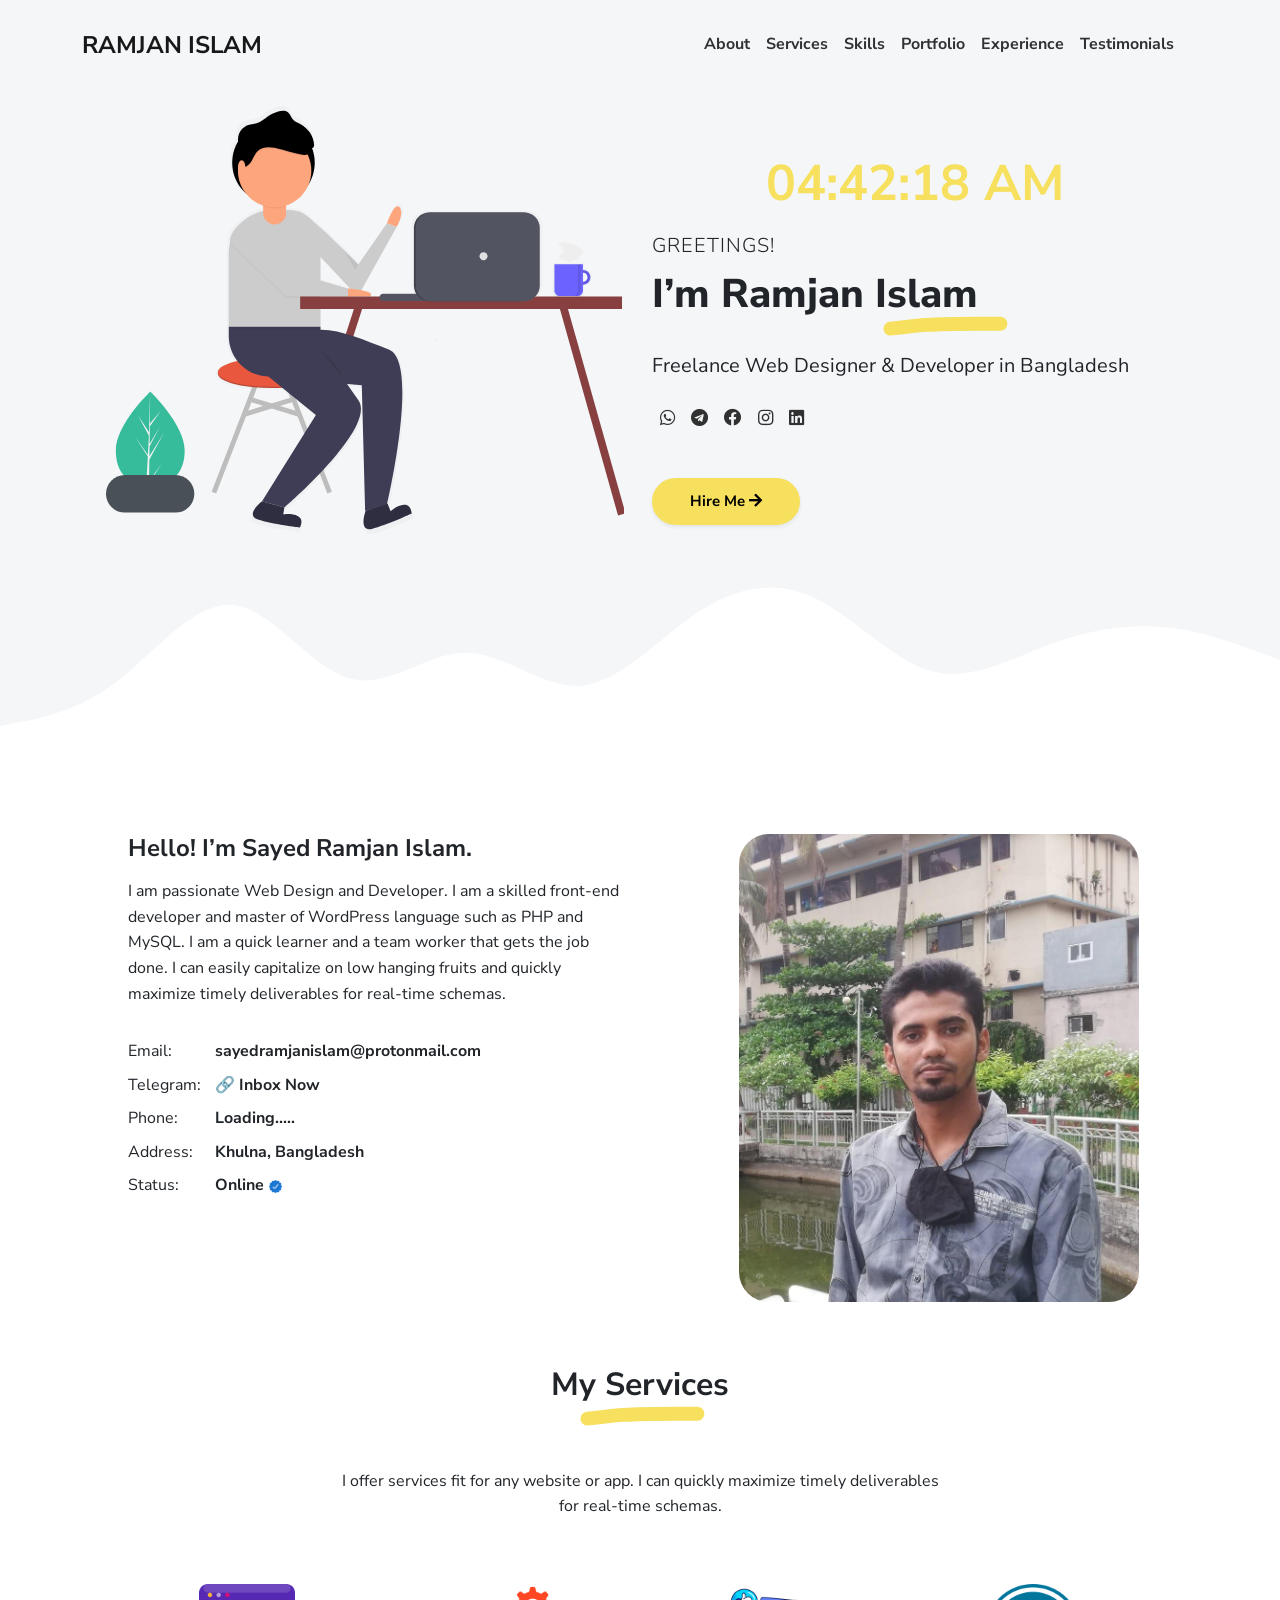
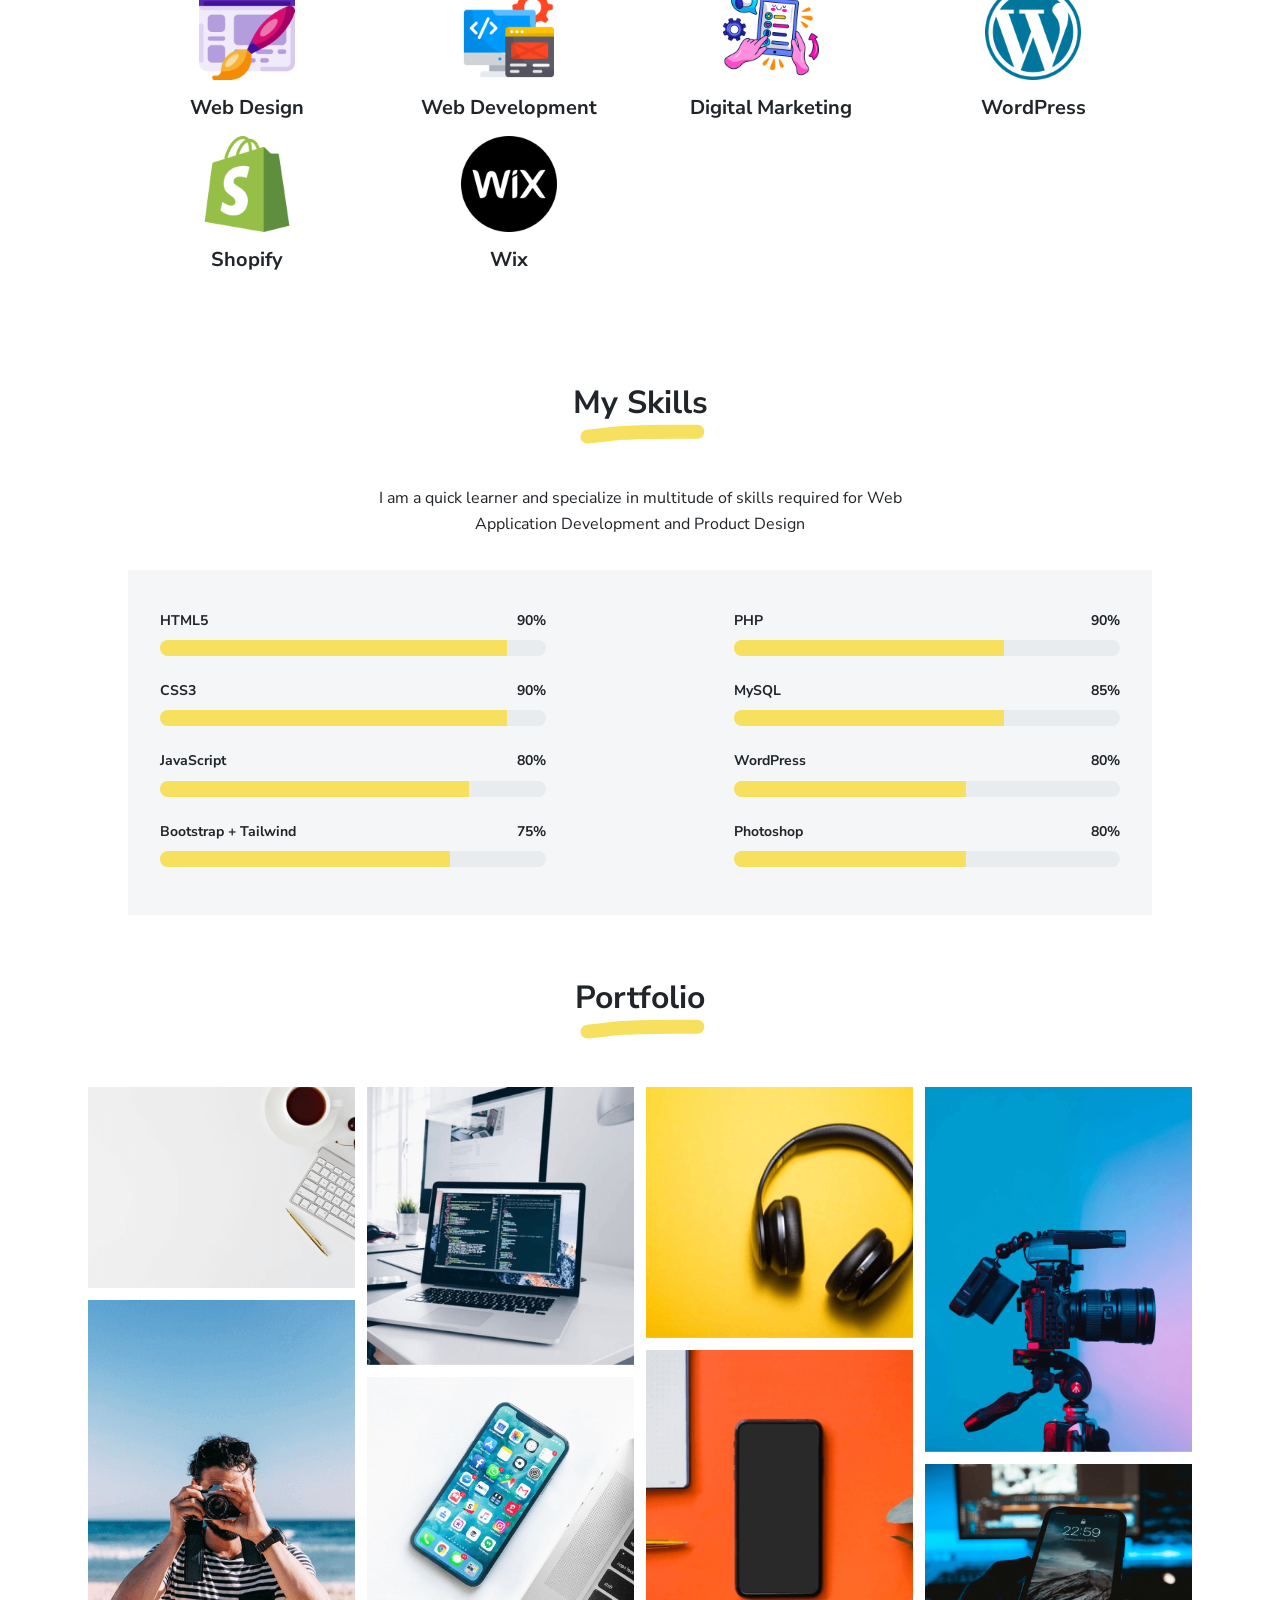
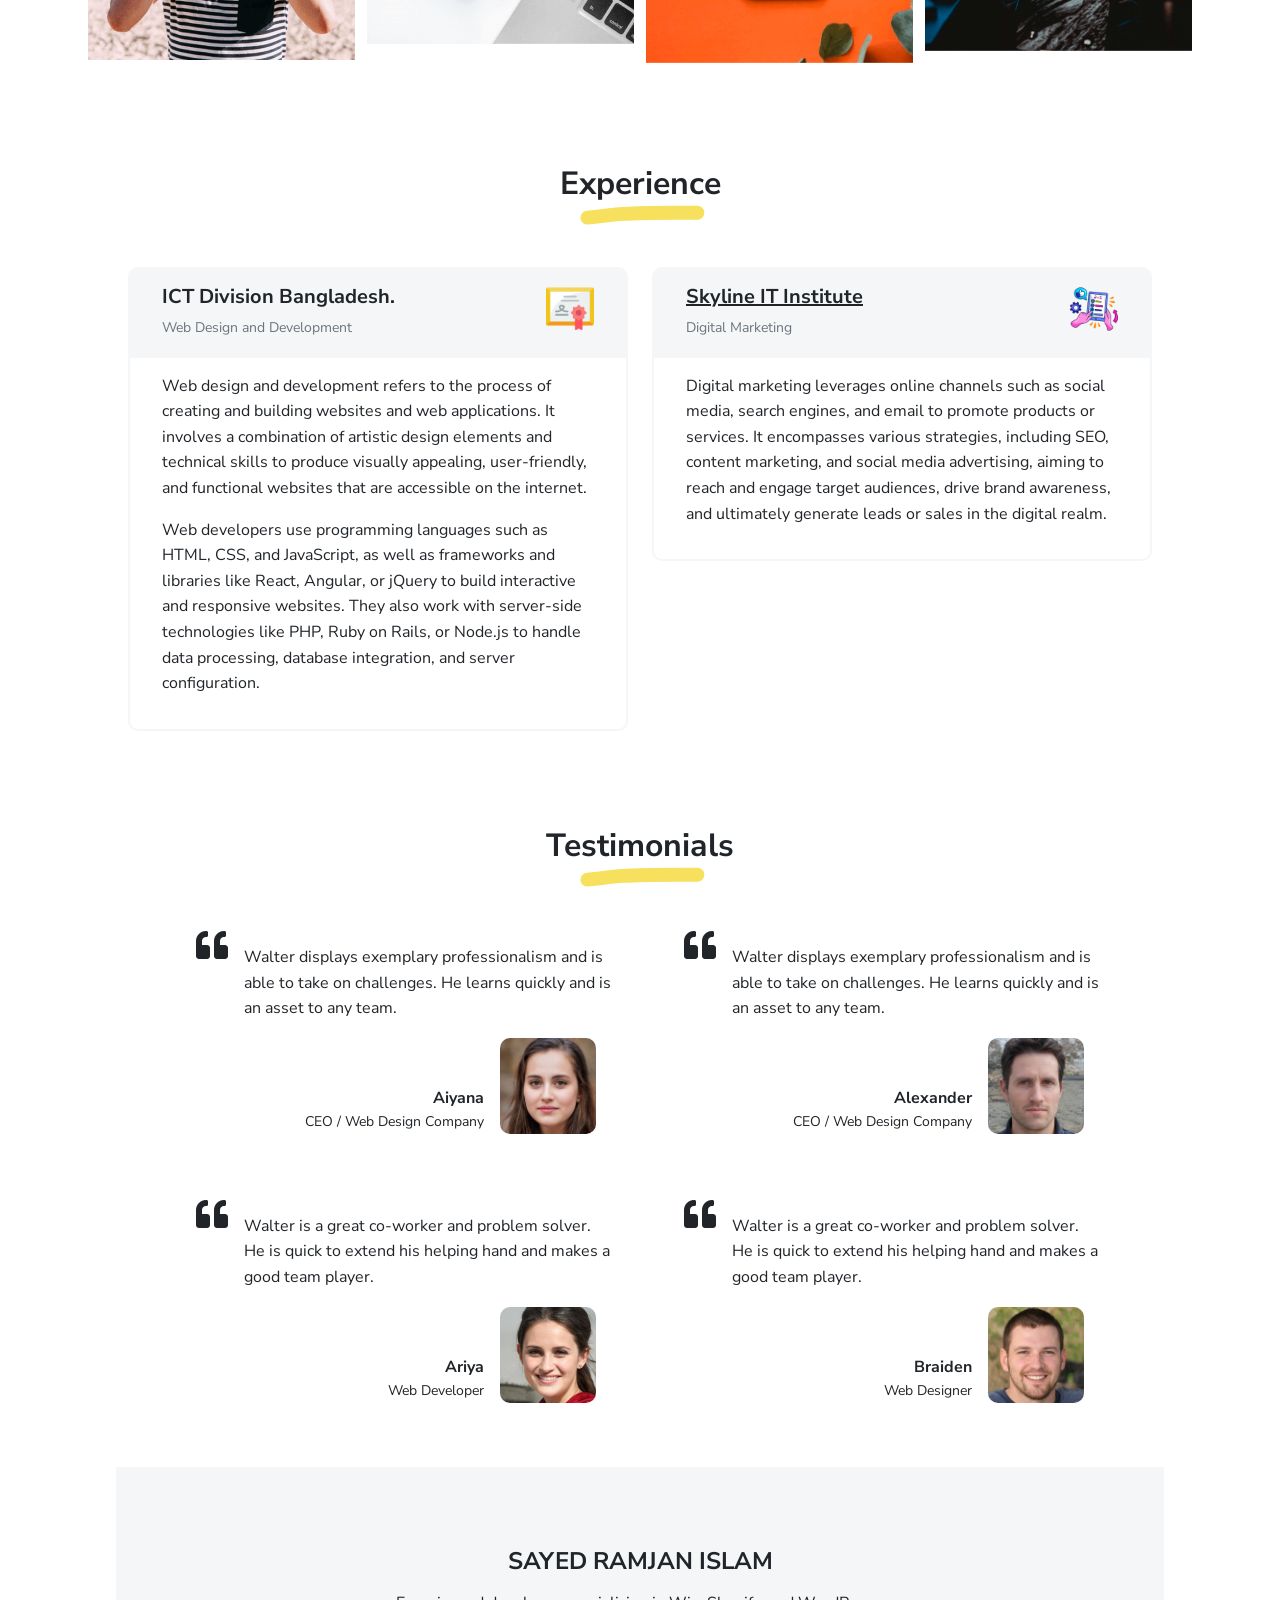
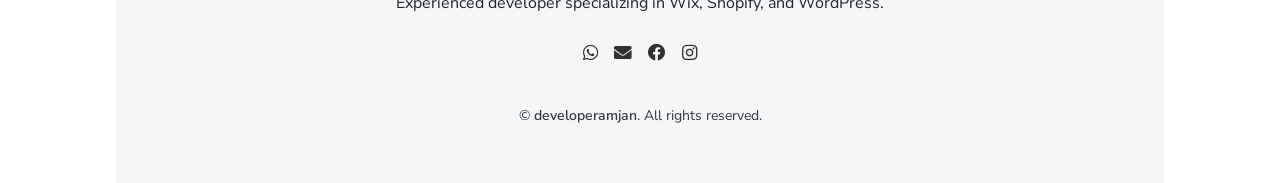
<file: index.html>
<!DOCTYPE html>
<html lang="en-US">
  <head>
    <meta charset="UTF-8">
    <meta http-equiv="X-UA-Compatible" content="IE=edge">
    <meta name="viewport" content="width=device-width, initial-scale=1">
    <title>SAYED RAMJAN ISLAM – Freelance Web Developer in Bangladesh</title>
    <link rel="preconnect" href="https://fonts.gstatic.com" crossorigin="crossorigin"/>
    <link rel="preload" as="style" href="https://fonts.googleapis.com/css2?family=Nunito+Sans:wght@300;400;700;800&amp;display=swap"/>
    <link rel="stylesheet" href="https://fonts.googleapis.com/css2?family=Nunito+Sans:wght@300;400;700;800&amp;display=swap" media="print" onload="this.media='all'"/>
    <noscript>
      <link rel="stylesheet" href="https://fonts.googleapis.com/css2?family=Nunito+Sans:wght@300;400;700;800&amp;display=swap"/>
    </noscript>
    <link href="./css/font-awesome/css/all.min.css?ver=1.2.0" rel="stylesheet">
    <link href="./css/bootstrap-icons/bootstrap-icons.css?ver=1.2.0" rel="stylesheet">
    <link href="./css/bootstrap.min.css?ver=1.2.0" rel="stylesheet">
    <link href="./css/aos.css?ver=1.2.0" rel="stylesheet">
    <link href="./css/main.css?ver=1.2.0" rel="stylesheet">
    <noscript>
      <style type="text/css">
        [data-aos] {
            opacity: 1 !important;
            transform: translate(0) scale(1) !important;
        }
      </style>
    </noscript>
  </head>
  <body id="top">
    <header class="bg-light">
      <nav class="navbar navbar-expand-lg navbar-light bg-light" id="header-nav" role="navigation">
        <div class="container"><a class="link-dark navbar-brand site-title mb-0" href="https://developeramjan.github.io/developer-profile/"> RAMJAN ISLAM </a>
          <button class="navbar-toggler" type="button" data-bs-toggle="collapse" data-bs-target="#navbarSupportedContent" aria-controls="navbarSupportedContent" aria-expanded="false" aria-label="Toggle navigation"><span class="navbar-toggler-icon"></span></button>
          <div class="collapse navbar-collapse" id="navbarSupportedContent">
            <ul class="navbar-nav ms-auto me-2">
              <li class="nav-item"><a class="nav-link" href="#about">About</a></li>
              <li class="nav-item"><a class="nav-link" href="#services">Services</a></li>
              <li class="nav-item"><a class="nav-link" href="#skills">Skills</a></li>
              <li class="nav-item"><a class="nav-link" href="#portfolio">Portfolio</a></li>
              <li class="nav-item"><a class="nav-link" href="#experience">Experience</a></li>
              <li class="nav-item"><a class="nav-link" href="#testimonials">Testimonials</a></li>
            </ul>
          </div>
        </div>
      </nav>
    </header>
    <div class="page-content">
      <div id="content">
<header>
  <div class="cover bg-light">
    <div class="container px-3">
      <div class="row">
        <div class="col-lg-6 p-2"><img class="img-fluid" src="images/illustrations/hello3.svg" alt="hello"/></div>
        <div class="col-lg-6">
          <div class="mt-5">
            <div>
<style>
    .clock 
    {
      font-size: 50px;
      font-weight: bold;
      color: #F6E05E; 
      text-align: center;
    }
</style>
    <div class="container">
      <div class="row">
        <div class="col-md-12">
          <h1 class="clock" id="clock"></h1>
        </div>
      </div>
    </div>
<script>
    function updateTime() 
  {
    var now = new Date();
    var hours = now.getHours();
    var minutes = now.getMinutes();
    var seconds = now.getSeconds();
            
      var meridiem = "AM";
        if (hours >= 12) 
        { 
          meridiem = "PM";
        }
            
      hours = hours % 12;
      hours = hours ? hours : 12; 
      
      // Convert 0 to 12
            
      hours = hours < 10 ? "0" + hours : hours;
      minutes = minutes < 10 ? "0" + minutes : minutes;
      seconds = seconds < 10 ? "0" + seconds : seconds;
            
      var timeString = hours + ":" + minutes + ":" + seconds + " " + meridiem;
      document.getElementById("clock").innerHTML = timeString;
  }
            
      // Update time every second
          setInterval(updateTime, 1000);
</script>



            </div>
            <p class="lead text-uppercase mb-1"> Greetings! </p>
            <h1 class="intro-title marker" data-aos="fade-left" data-aos-delay="50">I’m Ramjan Islam</h1>
            <p class="lead fw-normal mt-3" data-aos="fade-up" data-aos-delay="100"> Freelance Web Designer & Developer in Bangladesh </p>
            <div class="social-nav" data-aos="fade-up" data-aos-delay="200">
              <nav role="navigation">
                <ul class="nav justify-content-left">
                  <li class="nav-item"><a class="nav-link" href="#" title="WhatsApp"><i class="fab fa-whatsapp"></i><span class="menu-title sr-only">WhatsApp</span></a></li>
                  <li class="nav-item"><a class="nav-link" href="#" title="Telegram"><i class="fab fa-telegram"></i><span class="menu-title sr-only">Telegram</span></a></li>
                  <li class="nav-item"><a class="nav-link" href="https://www.facebook.com/developeramjan" title="Facebook"><i class="fab fa-facebook"></i><span class="menu-title sr-only">Facebook</span></a></li>
                  <li class="nav-item"><a class="nav-link" href="https://www.instagram.com/developeramjan" title="Instagram"><i class="fab fa-instagram"></i><span class="menu-title sr-only">instagram</span></a></li>
                  <li class="nav-item"><a class="nav-link" href="https://www.linkedin.com/in/sayed-ramjan-islam/" title="Linkedin"><i class="fab fa-linkedin"></i><span class="menu-title sr-only">linkedin</span></a></li>
                </ul>
              </nav>
            </div>
            <div class="mt-3" data-aos="fade-up" data-aos-delay="200"><a class="btn btn-primary shadow-sm mt-1 hover-effect" href="https://www.upwork.com/freelancers/~01c423e7b1acbdf68a"> Hire Me <i class="fas fa-arrow-right"></i></a></div>
          </div>
        </div>
      </div>
    </div>
  </div>
  <div class="wave-bg"></div>
</header>
<div class="section pt-4 px-3 px-lg-4" id="about">
  <div class="container-narrow">
    <div class="row">
      <div class="col-md-6">
        <h2 class="h4 my-2">Hello! I’m Sayed Ramjan Islam.</h2>
        <p>I am passionate Web Design and Developer. I am a skilled front-end developer and master of WordPress language such as PHP and MySQL. I am a quick learner and a team worker that gets the job done. I can easily capitalize on low hanging fruits and quickly maximize timely deliverables for real-time schemas.</p>
        <div class="row mt-3">
          <div class="col-sm-2">
            <div class="pb-1">Email:</div>
          </div>
          <div class="col-sm-10">
            <div class="pb-1 fw-bolder"><a href="mailto:sayedramjanislam@protonmail.com" style="text-decoration: none;"> sayedramjanislam@protonmail.com </a></div>
          </div>
          <div class="col-sm-2">
            <div class="pb-1">Telegram:</div>
          </div>
          <div class="col-sm-10">
            <div class="pb-1 fw-bolder"><a href="#" style="text-decoration: none;"> 🔗 Inbox Now </a></div>
          </div>
          <div class="col-sm-2">
            <div class="pb-1">Phone:</div>
          </div>
          <div class="col-sm-10">
            <div class="pb-1 fw-bolder"><a href="#" style="text-decoration: none;"> Loading..... </a></div>
          </div>
          <div class="col-sm-2">
            <div class="pb-1">Address:</div>
          </div>
          <div class="col-sm-10">
            <div class="pb-1 fw-bolder">Khulna, Bangladesh</div>
          </div>
          <div class="col-sm-2">
            <div class="pb-1">Status:</div>
          </div>
          <div class="col-sm-10">
            <div class="pb-1 fw-bolder">Online <img src="images/success.png" style="width: 15px; height: 15px;"></div>
          </div>
        </div>
      </div>
      <div class="col-md-5 offset-md-1" data-aos="fade-left" data-aos-delay="100"><img class="avatar img-fluid mt-2" src="images/avatar.jpg" width="400" height="400" alt="Ramjan Islam"/></div>
    </div>
  </div>
</div>
<div class="section px-3 px-lg-4 pt-5" id="services">
  <div class="container-narrow">
    <div class="text-center mb-5">
      <h2 class="marker marker-center">My Services</h2>
    </div>
    <div class="text-center">
      <p class="mx-auto mb-3" style="max-width:600px"> I offer services fit for any website or app. I can quickly maximize timely deliverables for real-time schemas.</p>
    </div>
    <div class="row py-3">
      <div class="col-md-3 text-center" data-aos="fade-up" data-aos-delay="100"><img class="mb-2" src="images/services/web-design.png" width="96" height="96" alt="web design"/>
        <div class="h5">Web Design</div>
      </div>
      <div class="col-md-3 text-center" data-aos="fade-up" data-aos-delay="200"><img class="mb-2" src="images/services/web-development.png" width="96" height="96" alt="web development"/>
        <div class="h5">Web Development</div>
      </div>
      <div class="col-md-3 text-center" data-aos="fade-up" data-aos-delay="300"><img class="mb-2" src="images/services/digital-marketing.png" width="96" height="96" alt="digital marketing"/>
        <div class="h5">Digital Marketing</div>
      </div>
      <div class="col-md-3 text-center" data-aos="fade-up" data-aos-delay="400"><img class="mb-2" src="images/services/wordpress.png" width="96" height="96" alt="digital marketing"/>
        <div class="h5">WordPress</div>
      </div>
      <div class="col-md-3 text-center" data-aos="fade-up" data-aos-delay="500"><img class="mb-2" src="images/services/shopify.png" width="96" height="96" alt="Shopify"/>
        <div class="h5">Shopify</div>
      </div>
      <div class="col-md-3 text-center" data-aos="fade-up" data-aos-delay="600"><img class="mb-2" src="images/services/wix.png" width="96" height="96" alt="Wix"/>
        <div class="h5">Wix</div>
      </div>
    </div>
  </div>
</div>
<div class="section px-3 px-lg-4 pt-5" id="skills">
  <div class="container-narrow">
    <div class="text-center mb-5">
      <h2 class="marker marker-center">My Skills</h2>
    </div>
    <div class="text-center">
      <p class="mx-auto mb-3" style="max-width:600px">I am a quick learner and specialize in multitude of skills required for Web Application Development and Product Design</p>
    </div>
    <div class="bg-light p-3">
      <div class="row">
        <div class="col-md-5">
          <div class="py-1">
            <div class="d-flex text-small fw-bolder"><span class="me-auto">HTML5</span><span>90%</span></div>
            <div class="progress my-1">
              <div class="progress-bar bg-primary" role="progressbar" data-aos="zoom-in-right" data-aos-delay="100" data-aos-anchor=".skills-section" style="width: 90%" aria-valuenow="90" aria-valuemin="0" aria-valuemax="100"></div>
            </div>
          </div>
          <div class="py-1">
            <div class="d-flex text-small fw-bolder"><span class="me-auto">CSS3</span><span>90%</span></div>
            <div class="progress my-1">
              <div class="progress-bar bg-primary" role="progressbar" data-aos="zoom-in-right" data-aos-delay="200" data-aos-anchor=".skills-section" style="width: 90%" aria-valuenow="90" aria-valuemin="0" aria-valuemax="100"></div>
            </div>
          </div>
          <div class="py-1">
            <div class="d-flex text-small fw-bolder"><span class="me-auto">JavaScript</span><span>80%</span></div>
            <div class="progress my-1">
              <div class="progress-bar bg-primary" role="progressbar" data-aos="zoom-in-right" data-aos-delay="300" data-aos-anchor=".skills-section" style="width: 80%" aria-valuenow="80" aria-valuemin="0" aria-valuemax="100"></div>
            </div>
          </div>
          <div class="py-1">
            <div class="d-flex text-small fw-bolder"><span class="me-auto">Bootstrap + Tailwind</span><span>75%</span></div>
            <div class="progress my-1">
              <div class="progress-bar bg-primary" role="progressbar" data-aos="zoom-in-right" data-aos-delay="300" data-aos-anchor=".skills-section" style="width: 75%" aria-valuenow="75" aria-valuemin="0" aria-valuemax="100"></div>
            </div>
          </div>
        </div>
        <div class="col-md-5 offset-md-2">
          <div class="py-1">
            <div class="d-flex text-small fw-bolder"><span class="me-auto">PHP</span><span>90%</span></div>
            <div class="progress my-1">
              <div class="progress-bar bg-primary" role="progressbar" data-aos="zoom-in-right" data-aos-delay="400" data-aos-anchor=".skills-section" style="width: 70%" aria-valuenow="70" aria-valuemin="0" aria-valuemax="100"></div>
            </div>
          </div>
          <div class="py-1">
            <div class="d-flex text-small fw-bolder"><span class="me-auto">MySQL</span><span>85%</span></div>
            <div class="progress my-1">
              <div class="progress-bar bg-primary" role="progressbar" data-aos="zoom-in-right" data-aos-delay="500" data-aos-anchor=".skills-section" style="width: 70%" aria-valuenow="70" aria-valuemin="0" aria-valuemax="100"></div>
            </div>
          </div>
          <div class="py-1">
            <div class="d-flex text-small fw-bolder"><span class="me-auto">WordPress</span><span>80%</span></div>
            <div class="progress my-1">
              <div class="progress-bar bg-primary" role="progressbar" data-aos="zoom-in-right" data-aos-delay="600" data-aos-anchor=".skills-section" style="width: 60%" aria-valuenow="60" aria-valuemin="0" aria-valuemax="100"></div>
            </div>
          </div>
          <div class="py-1">
            <div class="d-flex text-small fw-bolder"><span class="me-auto">Photoshop</span><span>80%</span></div>
            <div class="progress my-1">
              <div class="progress-bar bg-primary" role="progressbar" data-aos="zoom-in-right" data-aos-delay="600" data-aos-anchor=".skills-section" style="width: 60%" aria-valuenow="60" aria-valuemin="0" aria-valuemax="100"></div>
            </div>
          </div>
        </div>
      </div>
    </div>
  </div>
</div>
<div class="section px-2 px-lg-4 pt-5" id="portfolio">
  <div class="container">
    <div class="text-center mb-5">
      <h2 class="marker marker-center">Portfolio </h2>
    </div>
    <div class="grid bp-gallery pb-3" data-aos="zoom-in-up" data-aos-delay="100">
      <div class="grid-sizer"></div>
      <div class="grid-item"><a href="#">
          <figure class="portfolio-item"><img src="images/portfolio/1-small.png" data-bp="images/portfolio/1.jpg"/>
            <figcaption>
              <h4 class="h5 mb-0">Web Design</h4>
              <div>Dribbble.com</div>
            </figcaption>
          </figure></a></div>
      <div class="grid-item"><a href="#">
          <figure class="portfolio-item"><img src="images/portfolio/2-small.png" data-bp="images/portfolio/2.jpg"/>
            <figcaption> 
              <h4 class="h5 mb-0">Web Development</h4>
              <div>GitHub.com</div>
            </figcaption>
          </figure></a></div>
      <div class="grid-item"><a href="#">
          <figure class="portfolio-item"><img src="images/portfolio/3-small.png" data-bp="images/portfolio/3.jpg"/>
            <figcaption> 
              <h4 class="h5 mb-0">Audio Mixing</h4>
              <div>Soundcloud.com</div>
            </figcaption>
          </figure></a></div>
      <div class="grid-item"><a href="#">
          <figure class="portfolio-item"><img src="images/portfolio/4-small.png" data-bp="images/portfolio/4.jpg"/>
            <figcaption>
              <h4 class="h5 mb-0">Video Editing</h4>
              <div>Adobe After Effects</div>
            </figcaption>
          </figure></a></div>
      <div class="grid-item"><a href="#">
          <figure class="portfolio-item"><img src="images/portfolio/5-small.png" data-bp="images/portfolio/5.jpg"/>
            <figcaption>
              <h4 class="h5 mb-0">Photography</h4>
              <div>Adobe Photoshop</div>
            </figcaption>
          </figure></a></div>
      <div class="grid-item"><a href="#">
          <figure class="portfolio-item"><img src="images/portfolio/6-small.png" data-bp="images/portfolio/6.jpg"/>
            <figcaption>
              <h4 class="h5 mb-0">App Development</h4>
              <div>Android</div>
            </figcaption>
          </figure></a></div>
      <div class="grid-item"><a href="#">
          <figure class="portfolio-item"><img src="images/portfolio/7-small.png" data-bp="images/portfolio/7.jpg"/>
            <figcaption>
              <h4 class="h5 mb-0">App Design</h4>
              <div>Flutter</div>
            </figcaption>
          </figure></a></div>
      <div class="grid-item"><a href="#">
          <figure class="portfolio-item"><img src="images/portfolio/8-small.png" data-bp="images/portfolio/8.jpg"/>
            <figcaption>
              <h4 class="h5 mb-0">App Development</h4>
              <div>Flutter</div>
            </figcaption>
          </figure></a></div>
    </div>
  </div>
</div>
<div class="section px-3 px-lg-4 pt-5" id="experience">
  <div class="container-narrow">
    <div class="text-center mb-5">
      <h2 class="marker marker-center">Experience</h2>
    </div>
    <div class="row">
      <div class="col-md-6">
        <div class="card mb-3" data-aos="fade-right" data-aos-delay="100">
          <div class="card-header px-3 py-2">
            <div class="d-flex justify-content-between">
              <div>
                <h3 class="h5 mb-1"><a href="https://ledp.ictd.gov.bd/new/" style="text-decoration: none;">ICT Division Bangladesh.</a></h3>
                <div class="text-muted text-small">Web Design and Development</div>
              </div><a href="https://ledp.ictd.gov.bd/certificate/?regid=206755">
                <img src="images/services/certificate.png" width="48" height="48" alt="ui-ux">
              </a>
            </div>
          </div>
          <div class="card-body px-3 py-2">
            <p>Web design and development refers to the process of creating and building websites and web applications. It involves a combination of artistic design elements and technical skills to produce visually appealing, user-friendly, and functional websites that are accessible on the internet.</p>
            <p>Web developers use programming languages such as HTML, CSS, and JavaScript, as well as frameworks and libraries like React, Angular, or jQuery to build interactive and responsive websites. They also work with server-side technologies like PHP, Ruby on Rails, or Node.js to handle data processing, database integration, and server configuration.</p>
          </div>
        </div>
      </div>
      <div class="col-md-6">
        <div class="card mb-3" data-aos="fade-left" data-aos-delay="300">
          <div class="card-header px-3 py-2">
            <div class="d-flex justify-content-between">
              <div>
                <h3 class="h5 mb-1"><a href="https://skylineitinstitute.com/">Skyline IT Institute</a></h3>
                <div class="text-muted text-small"> Digital Marketing </div>
              </div><img src="images/services/digital-marketing.png" width="48" height="48" alt="digital-marketing"/>
            </div>
          </div>
          <div class="card-body px-3 py-2">
            <p>Digital marketing leverages online channels such as social media, search engines, and email to promote products or services. It encompasses various strategies, including SEO, content marketing, and social media advertising, aiming to reach and engage target audiences, drive brand awareness, and ultimately generate leads or sales in the digital realm.</p>
            <p></p>
          </div>
        </div>
      </div>
<div class="section px-3 px-lg-4 pt-5" id="testimonials">
  <div class="container-narrow">
    <div class="text-center mb-5">
      <h2 class="marker marker-center">Testimonials</h2>
    </div>
    <div class="row"> 
      <div class="col-md-6 mb-5" data-aos="fade-right" data-aos-delay="100">
        <div class="d-flex ms-md-3"><span><i class="fas fa-2x fa-quote-left"></i></span><span class="m-2">Walter displays exemplary professionalism and is able to take on challenges. He learns quickly and is an asset to any team.</span></div>
        <div class="d-flex justify-content-end align-items-end">
          <div class="text-end me-2">
            <div class="fw-bolder">Aiyana</div>
            <div class="text-small">CEO / Web Design Company</div>
          </div><img class="me-md-3 rounded" src="images/testimonials/client1.jpg" width="96" height="96" alt="client 1"/>
        </div>
      </div>
      <div class="col-md-6 mb-5" data-aos="fade-left" data-aos-delay="300">
        <div class="d-flex ms-md-3"><span><i class="fas fa-2x fa-quote-left"></i></span><span class="m-2">Walter displays exemplary professionalism and is able to take on challenges. He learns quickly and is an asset to any team.</span></div>
        <div class="d-flex justify-content-end align-items-end">
          <div class="text-end me-2">
            <div class="fw-bolder">Alexander</div>
            <div class="text-small">CEO / Web Design Company</div>
          </div><img class="me-md-3 rounded" src="images/testimonials/client2.jpg" width="96" height="96" alt="client 1"/>
        </div>
      </div>
      <div class="col-md-6 mb-5" data-aos="fade-right" data-aos-delay="200">
        <div class="d-flex ms-md-3"><span><i class="fas fa-2x fa-quote-left"></i></span><span class="m-2">Walter is a great co-worker and problem solver. He is quick to extend his helping hand and makes a good team player.</span></div>
        <div class="d-flex justify-content-end align-items-end">
          <div class="text-end me-2">
            <div class="fw-bolder">Ariya</div>
            <div class="text-small">Web Developer</div>
          </div><img class="me-md-3 rounded" src="images/testimonials/client3.jpg" width="96" height="96" alt="client 1"/>
        </div>
      </div>
      <div class="col-md-6 mb-5" data-aos="fade-left" data-aos-delay="400">
        <div class="d-flex ms-md-3"><span><i class="fas fa-2x fa-quote-left"></i></span><span class="m-2">Walter is a great co-worker and problem solver. He is quick to extend his helping hand and makes a good team player.</span></div>
        <div class="d-flex justify-content-end align-items-end">
          <div class="text-end me-2">
            <div class="fw-bolder">Braiden</div>
            <div class="text-small">Web Designer</div>
          </div><img class="me-md-3 rounded" src="images/testimonials/client4.jpg" width="96" height="96" alt="client 1"/>
        </div>
      </div>
    </div>
  </div>
</div>

<footer class="pt-4 pb-4 text-center bg-light">
  <div class="container">
    <div class="my-3">
      <div class="h4">SAYED RAMJAN ISLAM</div>
      <p>Experienced developer specializing in Wix, Shopify, and WordPress.</p>
      <div class="social-nav">
        <nav role="navigation">
          <ul class="nav justify-content-center">
            <li class="nav-item"><a class="nav-link" href="#" title="WhatsApp"><i class="fab fa-whatsapp"></i><span class="menu-title sr-only">WhatsApp</span></a></li>
            <li class="nav-item"><a class="nav-link" href="mailto:sayedramjanislam@protonmail.com" title="E-Mail"><i class="fa fa-envelope"></i><span class="menu-title sr-only"> E-Mail </span></a></li>
            <li class="nav-item"><a class="nav-link" href="https://www.facebook.com/developeramjan" title="Facebook"><i class="fab fa-facebook"></i><span class="menu-title sr-only">Facebook</span></a></li>
            <li class="nav-item"><a class="nav-link" href="https://www.instagram.com/developeramjan" title="Instagram"><i class="fab fa-instagram"></i><span class="menu-title sr-only">instagram</span></a></li>
          </ul>
        </nav>
      </div>
    </div>
    <div class="text-small text-secondary">
      <div class="mb-1">&copy; <a style="text-decoration: none;" href="https://www.facebook.com/developeramjan">developeramjan</a>. All rights reserved.</div>
      <div>
        <!--SAYED RAMJAN ISLAM-->
    </div>
  </div>
</footer></div>
    </div>
    <div id="scrolltop"><a class="btn btn-secondary" href="#top"><span class="icon"><i class="fas fa-angle-up fa-x"></i></span></a></div>
    <script src="./scripts/imagesloaded.pkgd.min.js?ver=1.2.0"></script>
    <script src="./scripts/masonry.pkgd.min.js?ver=1.2.0"></script>
    <script src="./scripts/BigPicture.min.js?ver=1.2.0"></script>
    <script src="./scripts/purecounter.min.js?ver=1.2.0"></script>
    <script src="./scripts/bootstrap.bundle.min.js?ver=1.2.0"></script>
    <script src="./scripts/aos.min.js?ver=1.2.0"></script>
    <script src="./scripts/main.js?ver=1.2.0"></script>
  </body>
</html>
</file>
<file: css/main.css>
html, body {
  overflow-x: hidden;
}

/**
 * Enable smooth scrolling on the whole document
 */
html {
  scroll-behavior: smooth;
}

/**
 * Disable smooth scrolling when users have prefers-reduced-motion enabled
 */
@media screen and (prefers-reduced-motion: reduce) {
  html {
    scroll-behavior: auto;
  }
}

/**
 * Add .section to every anchored element for scroll margin
 */
.section {
  scroll-margin-top: 2rem;
}

/* Header */
.site-title {
  font-size: 1.5rem;
  font-weight: 700;
  line-height: 3rem;
  text-decoration: none;
}

@media (min-width: 48em) {
  .site-title {
    float: left;
  }
}

.nav-link {
  font-weight: 700;
  color: rgba(0, 0, 0, 0.8) !important;
}

.social-nav .nav-link {
  padding: 0 0.5rem;
  font-size: 1.1rem;
  line-height: 2.5rem;
}

.nav-link:hover,
.nav-link:focus,
.active .nav-link {
  color: rgba(0, 0, 0, 0.6) !important;
}

/* Hero (intro) section */
.intro-title {
  font-weight: 800;
}

@-webkit-keyframes animateWave {
  0% {
    transform: scale(1, 0);
  }
  100% {
    transform: scale(1, 1);
  }
}

@keyframes animateWave {
  0% {
    transform: scale(1, 0);
  }
  100% {
    transform: scale(1, 1);
  }
}

.wave-bg {
  display: block;
  height: 220px;
  width: 100%;
  min-width: 600px;
  transform-origin: top;
  -webkit-animation: animateWave 2000ms cubic-bezier(0.23, 1, 0.32, 1) forwards;
          animation: animateWave 2000ms cubic-bezier(0.23, 1, 0.32, 1) forwards;
  background-image: url("../images/wave-bg.svg");
  background-position: center;
  background-repeat: no-repeat;
}

img.avatar {
  border-radius: 30px;
}

/* Masonary grid for portfolio */
.grid:after {
  content: '';
  display: block;
  clear: both;
}

/* Grid Item */
.grid-sizer,
.grid-item {
  width: 100%;
}

.grid-item {
  padding-bottom: 12px;
}

@media (min-width: 48em) {
  .grid-sizer,
  .grid-item {
    width: 25%;
  }
  .grid-item {
    float: left;
    padding: 6px;
  }
}

.grid-item img {
  display: block;
  width: 100%;
  max-width: 100%;
}

/* Portfolio */
.portolio-section .container {
  padding: 0;
}

.portfolio-item {
  position: relative;
  overflow: hidden;
  text-align: center;
  margin: 0;
}

.portfolio-item figcaption {
  position: absolute;
  top: auto;
  bottom: 0;
  left: 0;
  width: 100%;
  padding: 12px;
  background: rgba(255, 255, 255, 0.75);
  transition: transform 0.35s;
  transform: translate3d(0, 100%, 0);
}

.portfolio-item figcaption h4 {
  color: #222;
  font-size: 16px;
  text-transform: uppercase;
  font-weight: 700;
  margin-bottom: 3px;
}

.portfolio-item figcaption p {
  color: #444;
  font-size: 14px;
  font-weight: 600;
  margin-bottom: 0;
}

.portfolio-item:hover figcaption {
  transform: translate3d(0, 0, 0);
}

/* Portolio Caption */
#bp_container .bp-xc {
  background: #F6E05E !important;
}

#bp_caption a {
  text-decoration: none;
}

/* Footer section */
footer a:not(.nav-link) {
  color: inherit;
  font-weight: 600;
  text-decoration: none;
  cursor: pointer;
}

/* Scroll Top */
#scrolltop {
  display: block;
  visibility: hidden;
  opacity: 0;
  transition: visibility 0s, opacity 0.5s ease-in;
  position: fixed;
  bottom: 20px;
  right: 20px;
}

#scrolltop .btn {
  padding: 3px 11px;
  border-radius: 50%;
}

/* Additional utility styles */
.container-narrow {
  max-width: 1024px;
  margin: 0 auto;
}

.text-small {
  font-size: 0.875rem;
}

.text-uppercase {
  letter-spacing: 0.05em;
}

.hover-effect {
  transition: transform .18s ease-in-out;
}

.hover-effect:hover {
  transform: translateY(-2px);
}

.marker {
  position: relative;
  display: inline;
  width: auto;
}

.marker-center {
  padding-right: 0;
}

.marker:after {
  content: "";
  width: 125px;
  height: 30px;
  position: absolute;
  bottom: -25px;
  right: -30px;
  background-image: url("../images/marker.svg");
  background-repeat: no-repeat;
}

.marker-center:after {
  bottom: -30px;
  left: 50%;
  margin-left: -60px;
}

@media (max-width: 575.98px) {
  .marker {
    padding-right: 0;
  }
  .marker:after {
    bottom: -30px;
    left: 50%;
    margin-left: -60px;
  }
}

.entry-title a {
  text-decoration: none;
}
</file>
